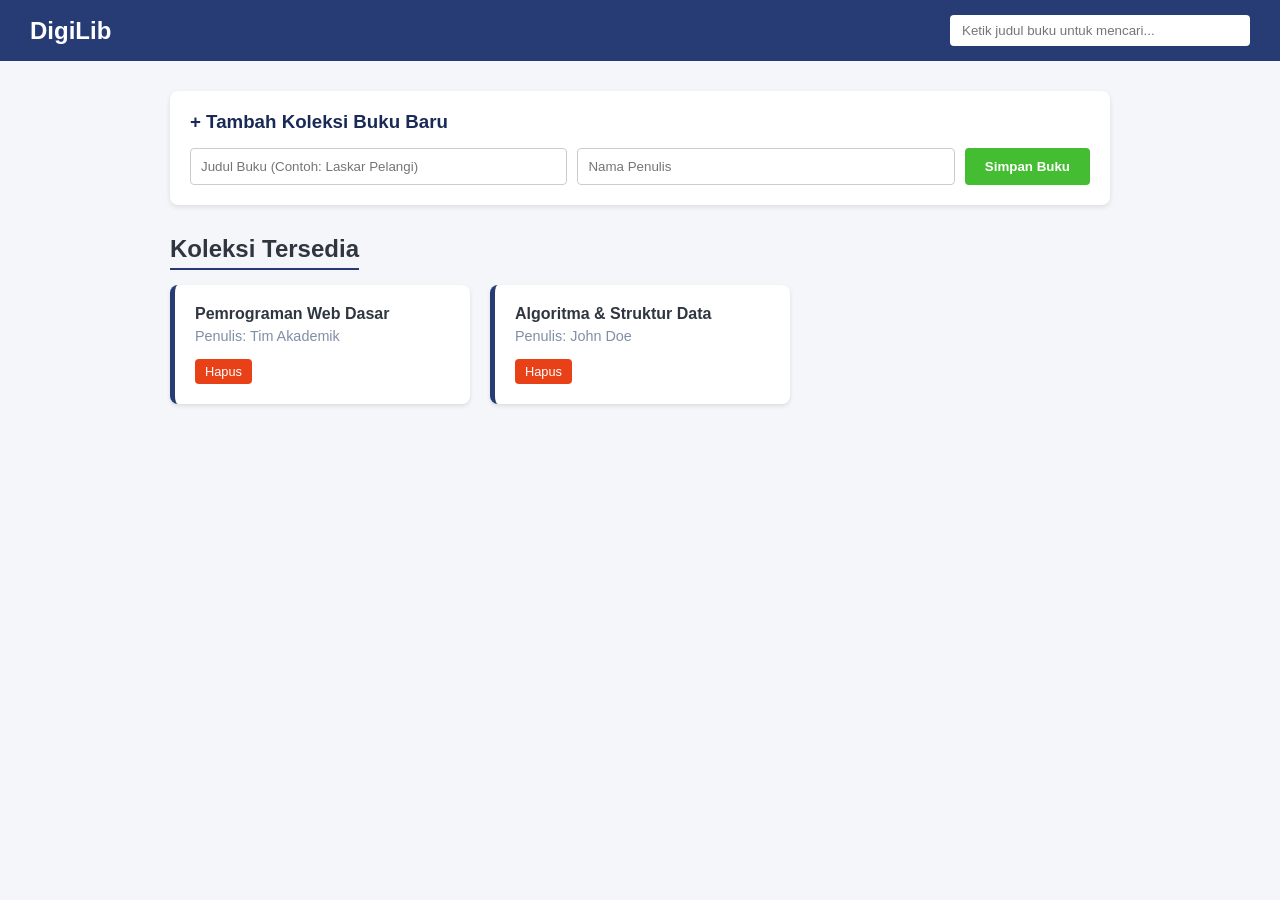
<file: Web Profile/Digilab/index.html>
<!DOCTYPE html>
<html lang="id">
<head>
    <meta charset="UTF-8">
    <meta name="viewport" content="width=device-width, initial-scale=1.0">
    <title>DigiLib - Perpustakaan Digital</title>
    <!-- Memanggil berkas CSS Eksternal -->
    <link rel="stylesheet" href="style.css">
    <!-- Memanggil Pustaka jQuery dari CDN -->
    <script src="https://code.jquery.com/jquery-3.7.1.min.js"></script>
</head>
<body>

    <header>
        <div class="logo">DigiLib</div>
        <input type="text" id="cari-buku" placeholder="Ketik judul buku untuk mencari...">
    </header>

    <main>
        <!-- Seksi Formulir Penambahan Buku -->
        <section class="panel-admin">
            <h3>+ Tambah Koleksi Buku Baru</h3>
            <form id="form-tambah-buku">
                <input type="text" id="input-judul" placeholder="Judul Buku (Contoh: Laskar Pelangi)" required>
                <input type="text" id="input-penulis" placeholder="Nama Penulis" required>
                <button type="submit">Simpan Buku</button>
            </form>
            <div id="pesan-notifikasi"></div>
        </section>

        <!-- Seksi Galeri Buku -->
        <section class="koleksi">
            <h2>Koleksi Tersedia</h2>
            <div id="rak-buku" class="grid-buku">
                <!-- Data buku bawaan (statis) -->
                <div class="kartu-buku">
                    <h4 class="judul-buku">Pemrograman Web Dasar</h4>
                    <p class="penulis-buku">Penulis: Tim Akademik</p>
                    <button class="hapus-buku">Hapus</button>
                </div>
                <div class="kartu-buku">
                    <h4 class="judul-buku">Algoritma &amp; Struktur Data</h4>
                    <p class="penulis-buku">Penulis: John Doe</p>
                    <button class="hapus-buku">Hapus</button>
                </div>
            </div>
        </section>
    </main>

    <!-- Memanggil berkas Skrip JS Eksternal -->
    <script src="script.js"></script>
</body>
</html>
</file>
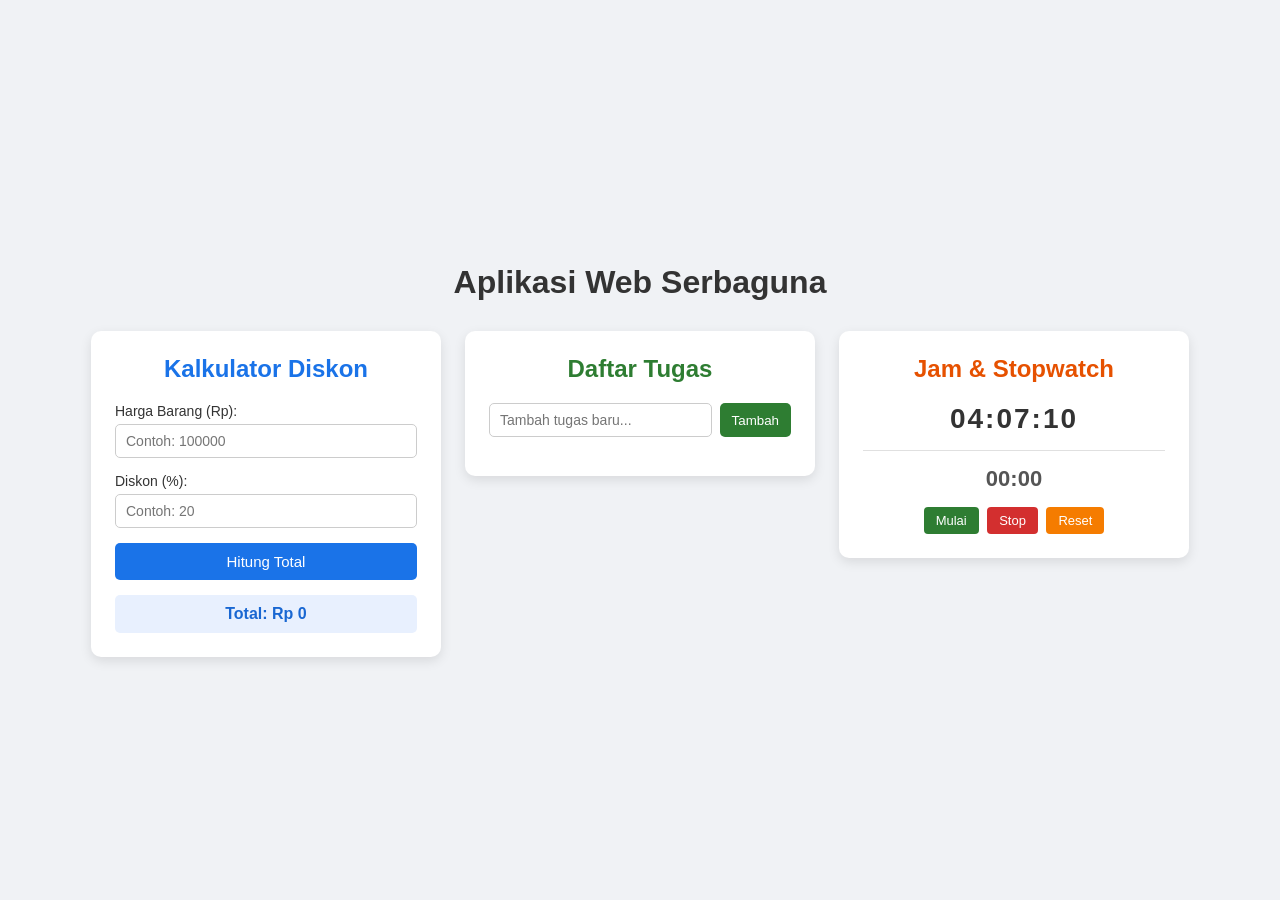
<file: Web Profile/exams/index.html>
<!DOCTYPE html>
<html lang="id">
<head>
  <meta charset="UTF-8">
  <meta name="viewport" content="width=device-width, initial-scale=1.0">
  <title>Aplikasi Serbaguna</title>
  <link rel="stylesheet" href="style.css">
</head>
<body>

  <main class="container">
    <header class="main-header">
      <h1>Aplikasi Web Serbaguna</h1>
    </header>

    <div class="sections-wrapper">
      <!-- Section 1: Kalkulator Diskon -->
      <section class="card card-kalkulator">
        <h2>Kalkulator Diskon</h2>
        <div class="form-group">
          <label for="harga">Harga Barang (Rp):</label>
          <input type="number" id="harga" placeholder="Contoh: 100000">
        </div>
        <div class="form-group">
          <label for="diskon">Diskon (%):</label>
          <input type="number" id="diskon" placeholder="Contoh: 20">
        </div>
        <button class="btn-hitung" onclick="hitungDiskon()">Hitung Total</button>
        <div class="hasil-kalkulator" id="hasilKalkulator">Total: Rp 0</div>
      </section>

      <!-- Section 2: Daftar Tugas -->
      <section class="card card-todo">
        <h2>Daftar Tugas</h2>
        <div class="todo-input-group">
          <input type="text" id="inputTugas" placeholder="Tambah tugas baru...">
          <button class="btn-tambah" onclick="tambahTugas()">Tambah</button>
        </div>
        <ul class="list-tugas" id="daftarTugas"></ul>
      </section>

      <!-- Section 3: Jam & Stopwatch -->
      <section class="card card-timer">
        <h2>Jam & Stopwatch</h2>
        <div class="jam-digital" id="jamDigital">00:00:00</div>
        
        <hr class="garis-pemisah">

        <div class="stopwatch-display" id="displayStopwatch">00:00</div>
        <div class="kontrol-stopwatch">
          <button class="btn-start" onclick="mulaiStopwatch()">Mulai</button>
          <button class="btn-stop" onclick="berhentiStopwatch()">Stop</button>
          <button class="btn-reset" onclick="resetStopwatch()">Reset</button>
        </div>
      </section>
    </div>
  </main>

  <script src="script.js"></script>
</body>
</html>
</file>
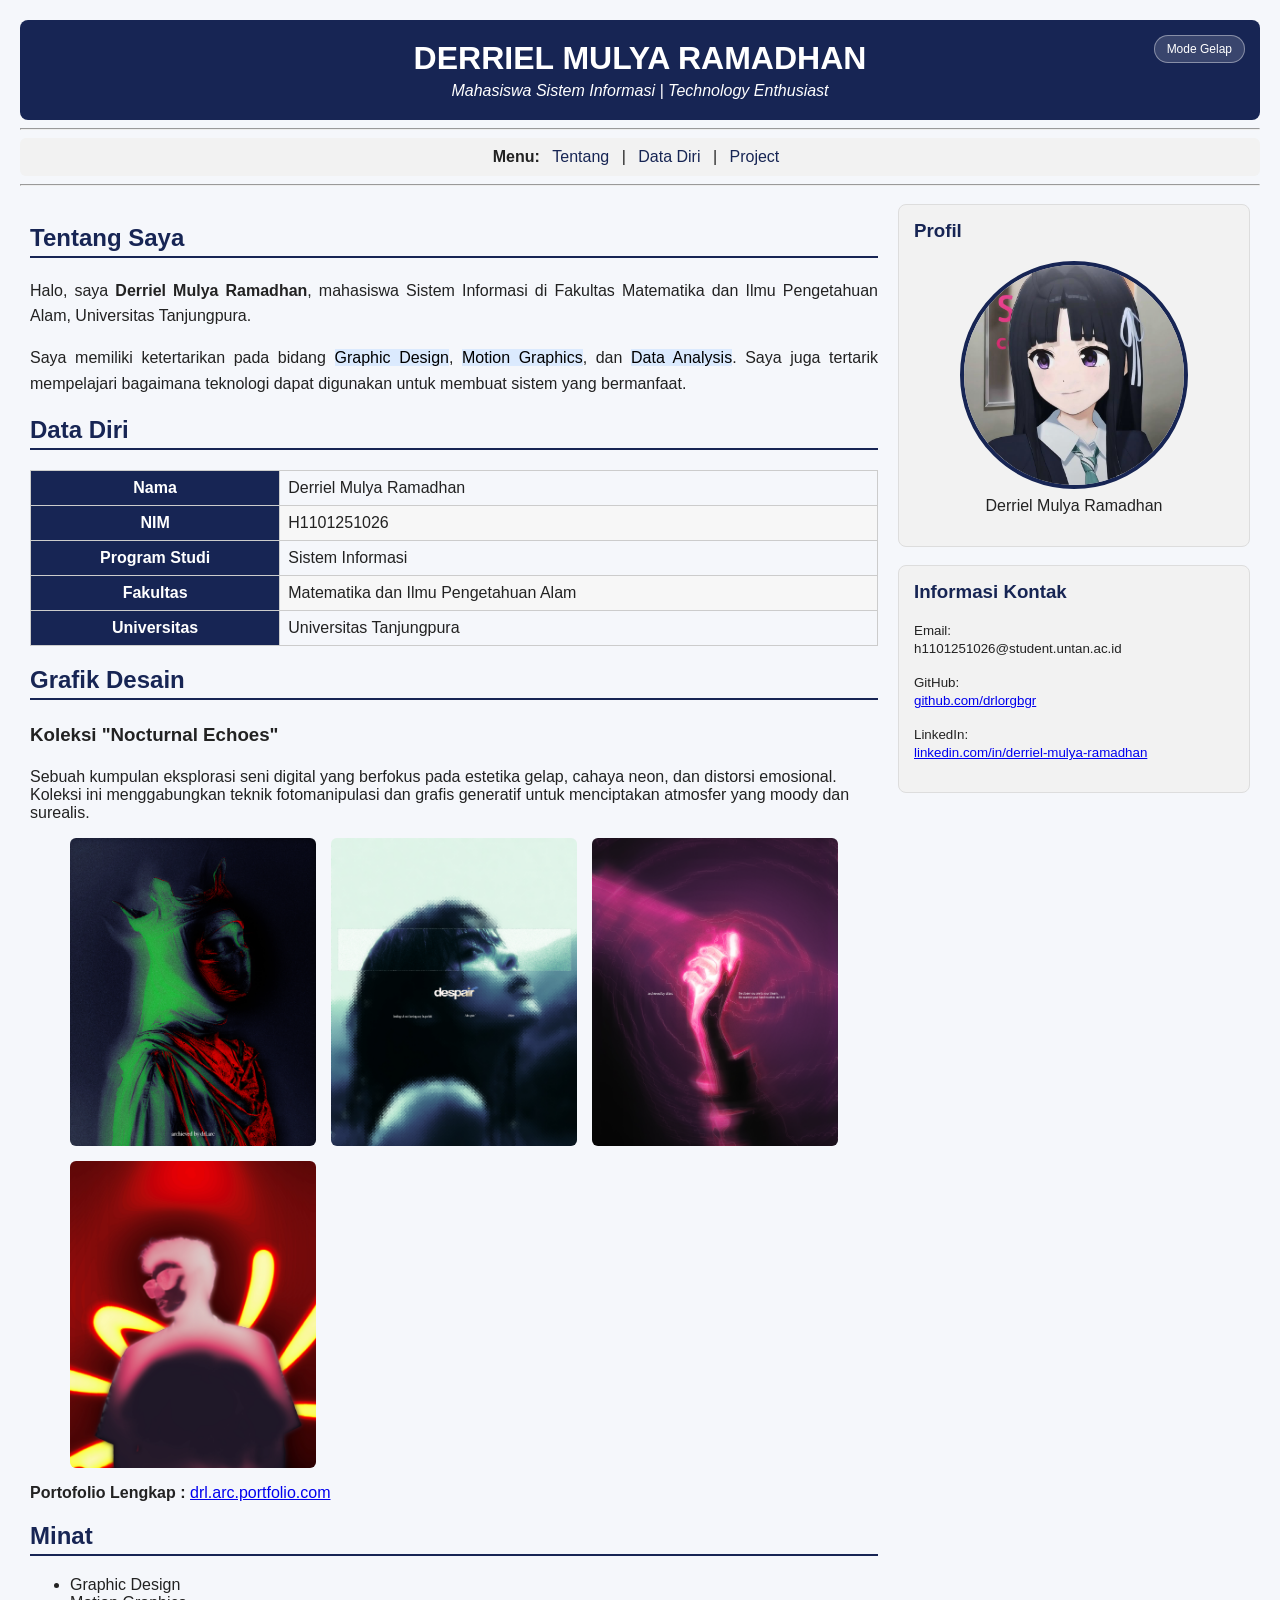
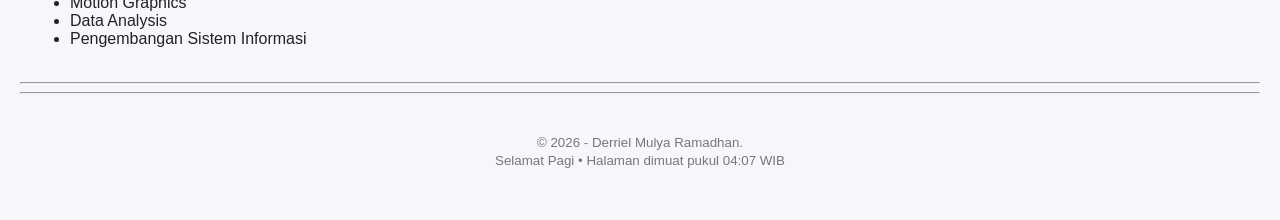
<file: webprofile.html>
<!DOCTYPE html>
<html lang="id">
<head>
    <meta charset="UTF-8">
    <title>Profil Derriel Mulya Ramadhan</title>

    <style>
        body {
            font-family: Arial, sans-serif;
            margin: 20px;
            color: #222222;
            background-color: #f5f7fb;
            transition: background-color 0.3s ease, color 0.3s ease;
        }

        body.mode-gelap {
            background-color: #0f172a;
            color: #e2e8f0;
        }
        body.mode-gelap .kotak-info {
            background-color: #1e293b;
            border-color: #334155;
            color: #e2e8f0;
        }
        body.mode-gelap .kotak-info h3 {
            color: #93c5fd;
        }
        body.mode-gelap nav {
            background-color: #1e293b;
        }
        body.mode-gelap nav a {
            color: #93c5fd;
        }
        body.mode-gelap .tabel-data th {
            background-color: #1e3a8a;
        }
        body.mode-gelap .tabel-data td {
            background-color: #0f172a;
            color: #e2e8f0;
            border-color: #334155;
        }
        body.mode-gelap .judul-bagian {
            color: #93c5fd;
            border-bottom-color: #93c5fd;
        }

        header {
            background-color: #172554;
            color: white;
            padding: 20px;
            border-radius: 8px;
            text-align: center;
            position: relative;
        }

        header h1 {
            margin: 0;
        }

        header p {
            margin: 5px 0 0 0;
        }

        /* Tombol tema kecil di dalam header */
        .btn-tema {
            position: absolute;
            top: 15px;
            right: 15px;
            background: rgba(255, 255, 255, 0.15);
            color: white;
            border: 1px solid rgba(255, 255, 255, 0.4);
            border-radius: 20px;
            padding: 6px 12px;
            cursor: pointer;
            font-size: 12px;
        }
        .btn-tema:hover {
            background: rgba(255, 255, 255, 0.25);
        }

        nav {
            background-color: #f2f2f2;
            padding: 10px;
            text-align: center;
            border-radius: 6px;
        }

        nav a {
            color: #172554;
            text-decoration: none;
            margin: 0 8px;
        }

        .judul-bagian {
            color: #172554;
            border-bottom: 2px solid #172554;
            padding-bottom: 4px;
        }

        .teks-rapi {
            text-align: justify;
            line-height: 1.6;
        }

        .highlight {
            background-color: #DBEAFE;
        }

        .tabel-layout {
            width: 100%;
            border-collapse: collapse;
        }

        .kolom-utama {
            width: 70%;
            vertical-align: top;
            padding: 10px;
        }

        .kolom-samping {
            width: 30%;
            vertical-align: top;
            padding: 10px;
        }

        .kotak-info {
            background-color: #f2f2f2;
            padding: 15px;
            border-radius: 8px;
            border: 1px solid #dddddd;
        }

        .kotak-info h3 {
            margin-top: 0;
            color: #172554;
        }

        .tabel-data {
            width: 100%;
            border-collapse: collapse;
            border: 1px solid #cccccc;
        }

        .tabel-data th,
        .tabel-data td {
            padding: 8px;
            border: 1px solid #cccccc;
        }

        .tabel-data th {
            background-color: #172554;
            color: white;
        }

        .baris-selang {
            background-color: #f7f7f7;
        }

        .foto-profil {
            width: 220px;
            height: 220px;
            border: 4px solid #172554;
            border-radius: 50%;
        }

        .foto-profil-container {
            flex-direction: column;
            display: flex;
            align-items: center;
        }

        .gallery {
            display: grid;
            justify-content: center;
            grid-template-columns: repeat(auto-fit, minmax(200px, 1fr));
            gap: 15px;
        }

        .gallery img {
            cursor: pointer;
            transition: transform 0.2s ease;
            border-radius: 6px;
        }
        .gallery img:hover {
            transform: scale(1.03);
        }

        footer {
            text-align: center;
            padding: 15px;
            color: #777777;
        }
    </style>
</head>

<body>

    <!-- ================= HEADER ================= -->
    <header>
        <button id="tombol-tema" class="btn-tema" type="button">Mode Gelap</button>
        <h1>DERRIEL MULYA RAMADHAN</h1>
        <p><em>Mahasiswa Sistem Informasi | Technology Enthusiast</em></p>
    </header>

    <hr>

    <!-- ================= MENU NAVIGASI ================= -->
    <nav>
        <b>Menu:</b>
        <a href="#tentang">Tentang</a> |
        <a href="#data">Data Diri</a> |
        <a href="#project">Project</a>
    </nav>

    <hr>

    <!-- ================= ISI UTAMA ================= -->
    <main>
        <table class="tabel-layout">
            <tr>
                <!-- Kolom utama -->
                <td class="kolom-utama">

                    <!-- ================= TENTANG ================= -->
                    <section id="tentang">
                        <h2 class="judul-bagian">Tentang Saya</h2>

                        <p class="teks-rapi">
                            Halo, saya <b>Derriel Mulya Ramadhan</b>, mahasiswa
                            Sistem Informasi di Fakultas Matematika dan
                            Ilmu Pengetahuan Alam, Universitas Tanjungpura.
                        </p>

                        <p class="teks-rapi">
                            Saya memiliki ketertarikan pada bidang
                            <mark class="highlight">Graphic Design</mark>,
                            <mark class="highlight">Motion Graphics</mark>,
                            dan <mark class="highlight">Data Analysis</mark>.
                            Saya juga tertarik mempelajari bagaimana teknologi
                            dapat digunakan untuk membuat sistem yang bermanfaat.
                        </p>
                    </section>

                    <!-- ================= DATA DIRI ================= -->
                    <section id="data">
                        <h2 class="judul-bagian">Data Diri</h2>

                        <table class="tabel-data">
                            <tr>
                                <th>Nama</th>
                                <td>Derriel Mulya Ramadhan</td>
                            </tr>
                            <tr class="baris-selang">
                                <th>NIM</th>
                                <td>H1101251026</td>
                            </tr>
                            <tr>
                                <th>Program Studi</th>
                                <td>Sistem Informasi</td>
                            </tr>
                            <tr class="baris-selang">
                                <th>Fakultas</th>
                                <td>Matematika dan Ilmu Pengetahuan Alam</td>
                            </tr>
                            <tr>
                                <th>Universitas</th>
                                <td>Universitas Tanjungpura</td>
                            </tr>
                        </table>
                    </section>

                    <!-- ================= PROJECT ================= -->
                    <section id="project">
                        <h2 class="judul-bagian">Grafik Desain</h2>

                        <h3 class="teks-rapi">Koleksi "Nocturnal Echoes"</h3>

                        <p>
                            Sebuah kumpulan eksplorasi seni digital yang berfokus pada estetika gelap, cahaya neon, 
                            dan distorsi emosional. Koleksi ini menggabungkan teknik fotomanipulasi dan grafis 
                            generatif untuk menciptakan atmosfer yang moody dan surealis.
                        </p>

                        <figure class="gallery">
                            <img src="foto/Ethereal copy.jpg" style="width: 100%;" alt="Ethereal - Nocturnal Echoes" />
                            <img src="foto/glasseffect copy.jpg" style="width: 100%;" alt="Glass Effect - Nocturnal Echoes" />
                            <img src="foto/warm copy.jpg" style="width: 100%;" alt="Warmth - Nocturnal Echoes" />
                            <img src="foto/gabut.jpg" style="width: 100%;" alt="Abstract Work - Nocturnal Echoes" />
                        </figure>

                        <p>
                            <b>Portofolio Lengkap :</b>
                            <a href="https://drl.arc.portfolio.com" target="_blank">
                                drl.arc.portfolio.com
                            </a>
                        </p>
                    </section>

                    <!-- ================= MINAT ================= -->
                    <section>
                        <h2 class="judul-bagian">Minat</h2>

                        <ul id="daftar-minat">
                            <li>Graphic Design</li>
                            <li>Motion Graphics</li>
                            <li>Data Analysis</li>
                            <li>Pengembangan Sistem Informasi</li>
                        </ul>
                    </section>

                </td>

                <!-- Kolom samping -->
                <td class="kolom-samping">

                    <!-- ================= FOTO ================= -->
                    <aside class="kotak-info">
                        <h3>Profil</h3>

                        <figure class="foto-profil-container">
                            <img src="foto/sakura.jpg" 
                                 alt="Foto profil "
                                 class="foto-profil">

                            <figcaption style="text-align: center; margin-top: 8px;">
                                Derriel Mulya Ramadhan
                            </figcaption>
                        </figure>
                    </aside>

                    <br>

                    <!-- ================= INFORMASI KONTAK ================= -->
                    <aside class="kotak-info">
                        <h3>Informasi Kontak</h3>

                        <p>
                            <small>
                                Email:<br>
                                h1101251026@student.untan.ac.id
                            </small>
                        </p>

                        <p>
                            <small>
                                GitHub:<br>
                                <a href="https://github.com/drlorgbgr" target="_blank">
                                    github.com/drlorgbgr
                                </a>
                            </small>
                        </p>

                        <p>
                            <small>
                                LinkedIn:<br>
                                <a href="https://www.linkedin.com/in/derriel-mulya-ramadhan/" target="_blank">
                                    linkedin.com/in/derriel-mulya-ramadhan
                                </a>
                            </small>
                        </p>
                    </aside>

                </td>
            </tr>
        </table>

        <hr>
    </main>

    <hr>

    <!-- ================= FOOTER ================= -->
    <footer>
        <p>
            <small>
                &copy; 2026 - Derriel Mulya Ramadhan.
                <br>
                <!-- Target DOM JavaScript -->
                <span id="pesan-salam"></span> &bull; <span id="info-waktu"></span>
            </small>
        </p>
    </footer>

    <!-- Berkas JS Eksternal diletakkan tepat sebelum penutup body -->
    <script src="script.js"></script>
</body>
</html>
</file>
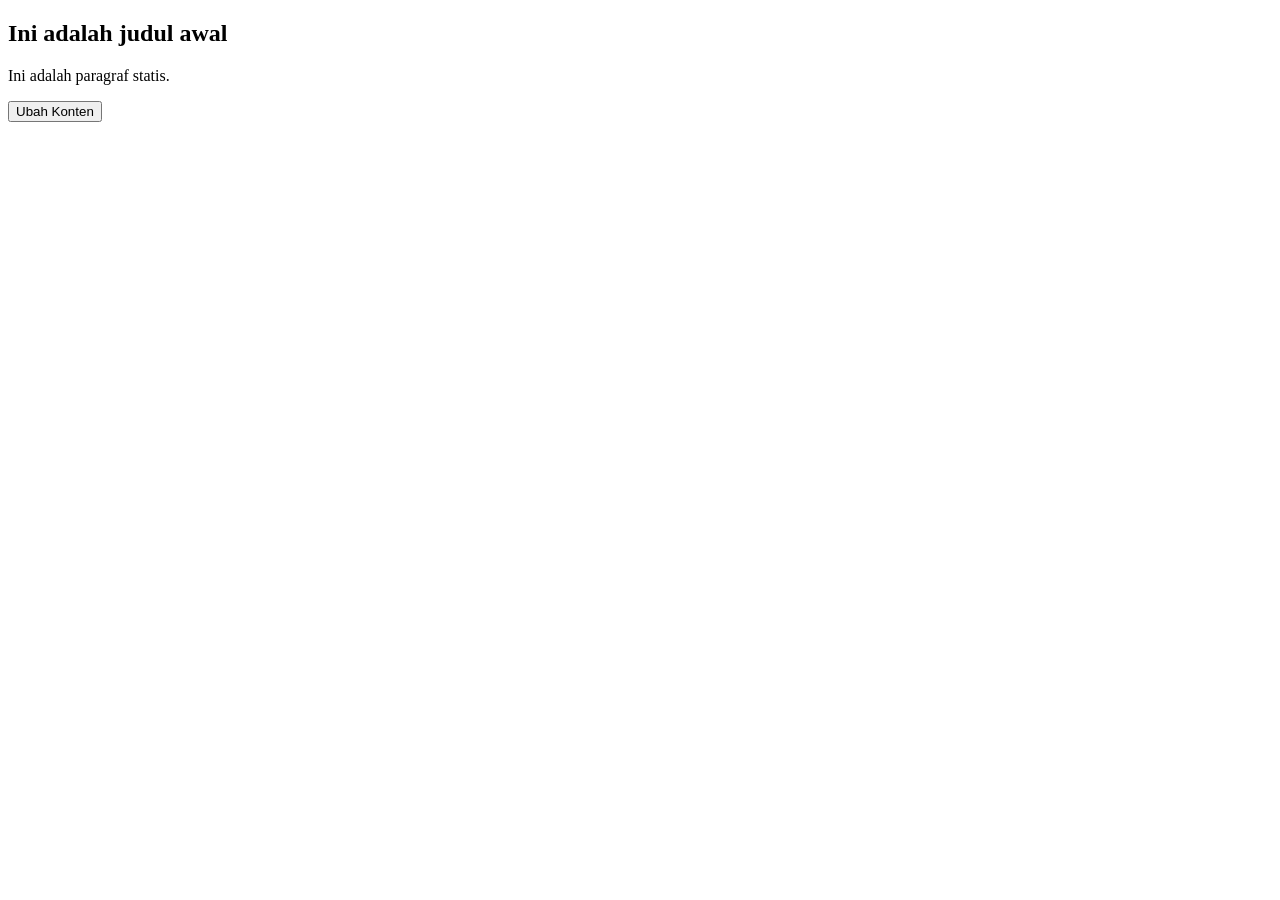
<file: Web Profile/jquery/jquery.html>
<!DOCTYPE html>
<html lang="id">
<head>
    <meta charset="UTF-8">
    <meta name="viewport" content="width=device-width, initial-scale=1.0">
    <title>Praktikum jQuery 1</title>
    <!-- Memuat pustaka jQuery dari CDN Google -->
    <script src="https://code.jquery.com/jquery-3.7.1.min.js"></script>
</head>
<body>

    <h2 id="judul-halaman">Ini adalah judul awal</h2>
    <p class="paragraf-teks">Ini adalah paragraf statis.</p>
    <button id="tombol-ubah">Ubah Konten</button>

    <script>
        // Memastikan seluruh struktur HTML (DOM) dimuat sepenuhnya
        $(document).ready(function() {
            // Menggunakan .on("click", ...) sebagai pengganti .click()
            $("#tombol-ubah").click (function() {
                // Mengubah teks biasa
                $("#judul-halaman").text("Judul Telah Diubah oleh jQuery!");
                
                // Mengubah konten dengan tag HTML
                $(".paragraf-teks").html("Teks ini ditebalkan menggunakan <b>tag HTML baru</b>.");
            });
        });
    </script>
</body>
</html>
</file>
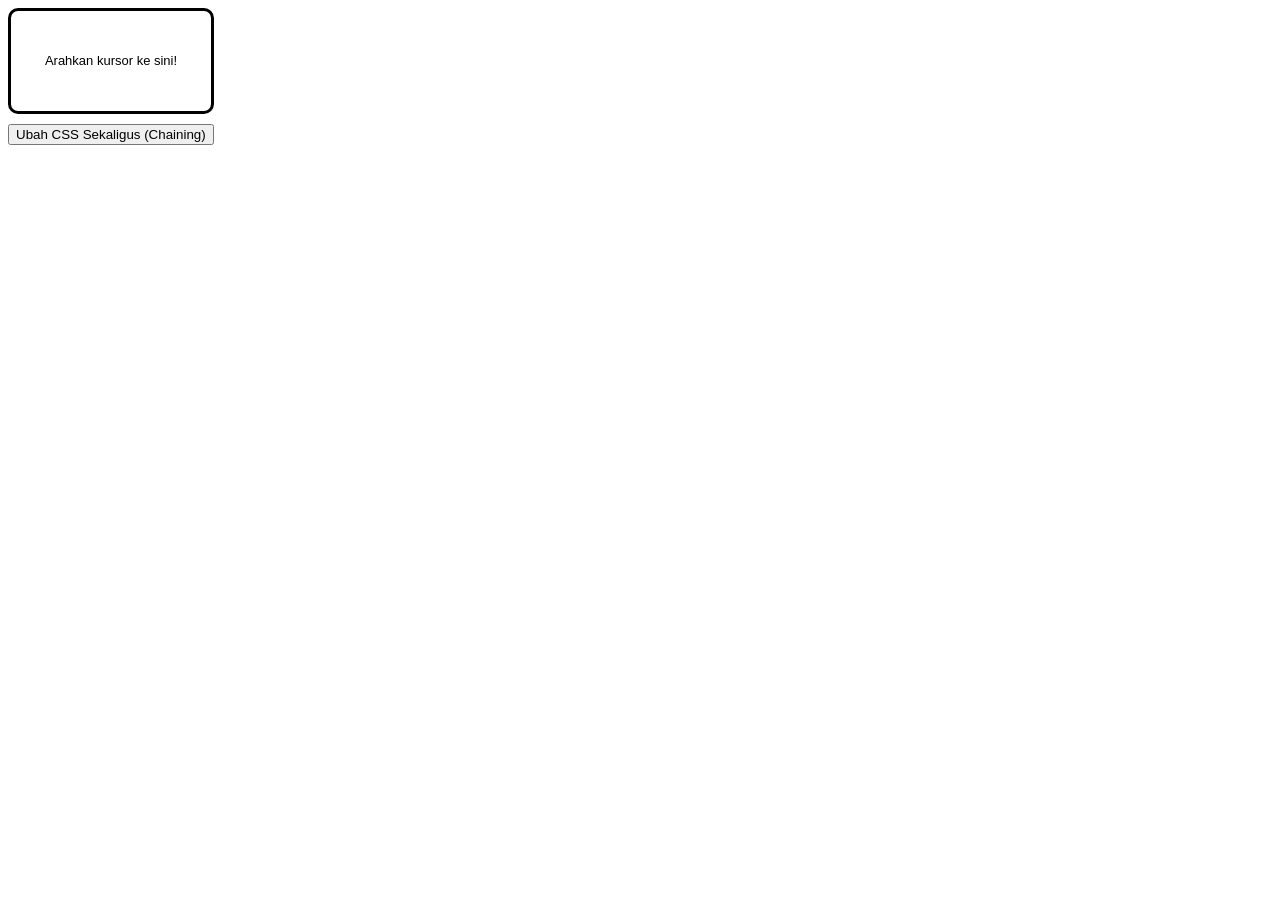
<file: Web Profile/jquery/jquery2.html>
<!DOCTYPE html>
<html lang="id">
<head>
    <meta charset="UTF-8">
    <meta name="viewport" content="width=device-width, initial-scale=1.0">
    <title>Praktikum jQuery 2</title>
    <style>
        .kotak {
            font-family: "Poppins", sans-serif;
            font-size: 13px;
            width: 200px; 
            height: 100px;
            background-color: rgb(255, 255, 255);
            border: 3px solid rgb(0, 0, 0);
            border-radius: 10px;
            text-align: center; 
            line-height: 100px;
            margin-bottom: 10px; 
            transition: all 0.3s;
        }
        .sorot {
            font-family: "Poppins", sans-serif;
            color: rgb(255, 255, 255);
            border: 3px dashed rgb(0, 4, 255);
            border-radius: 20px;
            background-color: rgb(0, 0, 0);
            font-weight: bold;
        }
    </style>
    <script src="https://code.jquery.com/jquery-3.7.1.min.js"></script>
</head>
<body>

    <div id="kotak-target" class="kotak">Arahkan kursor ke sini!</div>
    <button id="tombol-gaya">Ubah CSS Sekaligus (Chaining)</button>

    <script>
        $(document).ready(function() {
            // 1. Event Hover: Menerima 2 fungsi (kursor masuk & kursor keluar)
            $("#kotak-target").hover(
                function() { // Mouse Enter
                    $(this).addClass("sorot");
                },
                function() { // Mouse Leave
                    $(this).removeClass("sorot");
                }
            );

            // 2. Mengubah CSS sekaligus menggunakan objek JavaScript & .on()
            $("#tombol-gaya").click(function() {
                $("#kotak-target").css({
                    "font-family": "Poppins, sans-serif",
                    "font-size": "13px",
                    "background-color": "lightblue",
                    "color": "black",
                    "border-radius": "20px"
                });
            });
        });
    </script>
</body>
</html>
</file>
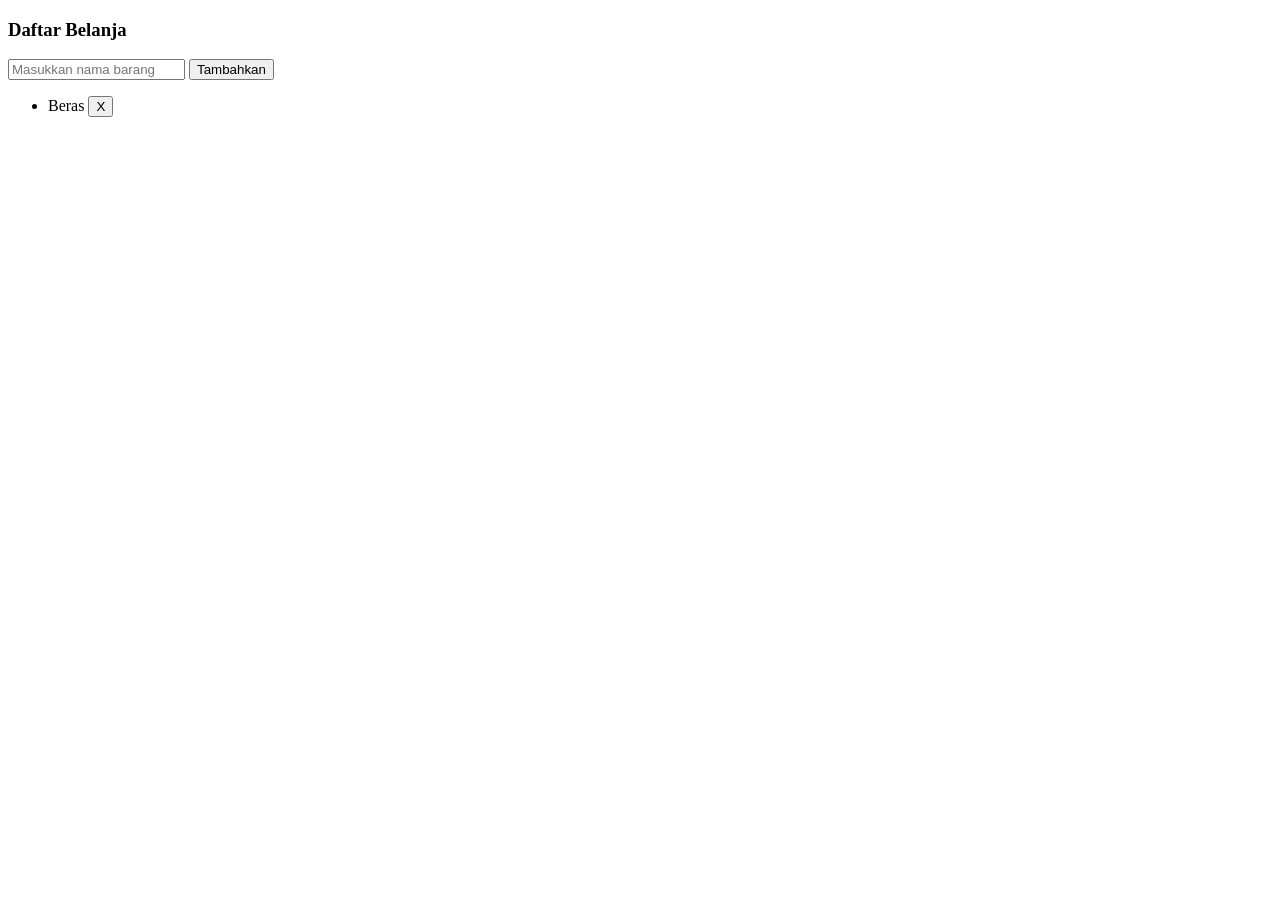
<file: Web Profile/jquery/jquery4.html>
<!DOCTYPE html>
<html lang="id">
<head>
    <meta charset="UTF-8">
    <meta name="viewport" content="width=device-width, initial-scale=1.0">
    <title>Praktikum jQuery 4</title>
    <script src="https://code.jquery.com/jquery-3.7.1.min.js"></script>
</head>
<body>

    <h3>Daftar Belanja</h3>
    <input type="text" id="input-barang" placeholder="Masukkan nama barang">
    <button id="tambah-barang">Tambahkan</button>

    <ul id="daftar-belanja">
        <li>Beras <button class="hapus">X</button></li>
    </ul>

    <script>
        $(document).ready(function() {
            // 1. Menambahkan Elemen Baru (Append)
            $("#tambah-barang").click(function() {
                // Mengambil nilai teks dan menghapus spasi ekstra di awal/akhir
                let namaBarang = $("#input-barang").val().trim();

                // Memastikan input tidak kosong
                if (namaBarang !== "") {
                    // Menyisipkan elemen HTML baru di akhir list
                    $("#daftar-belanja").append("<li>" + namaBarang + " <button class='hapus'>X</button></li>");
                    // Mengosongkan kolom input
                    $("#input-barang").val("");
                }
            });

            // 2. Delegasi Peristiwa (Event Delegation)
            // Menempelkan event listener pada induk (<ul>) untuk menangani tombol .hapus yang baru dibuat
            $("#daftar-belanja").on("click", ".hapus", function() {
                $(this).parent().remove();
            });
        });
    </script>
</body>
</html>
</file>
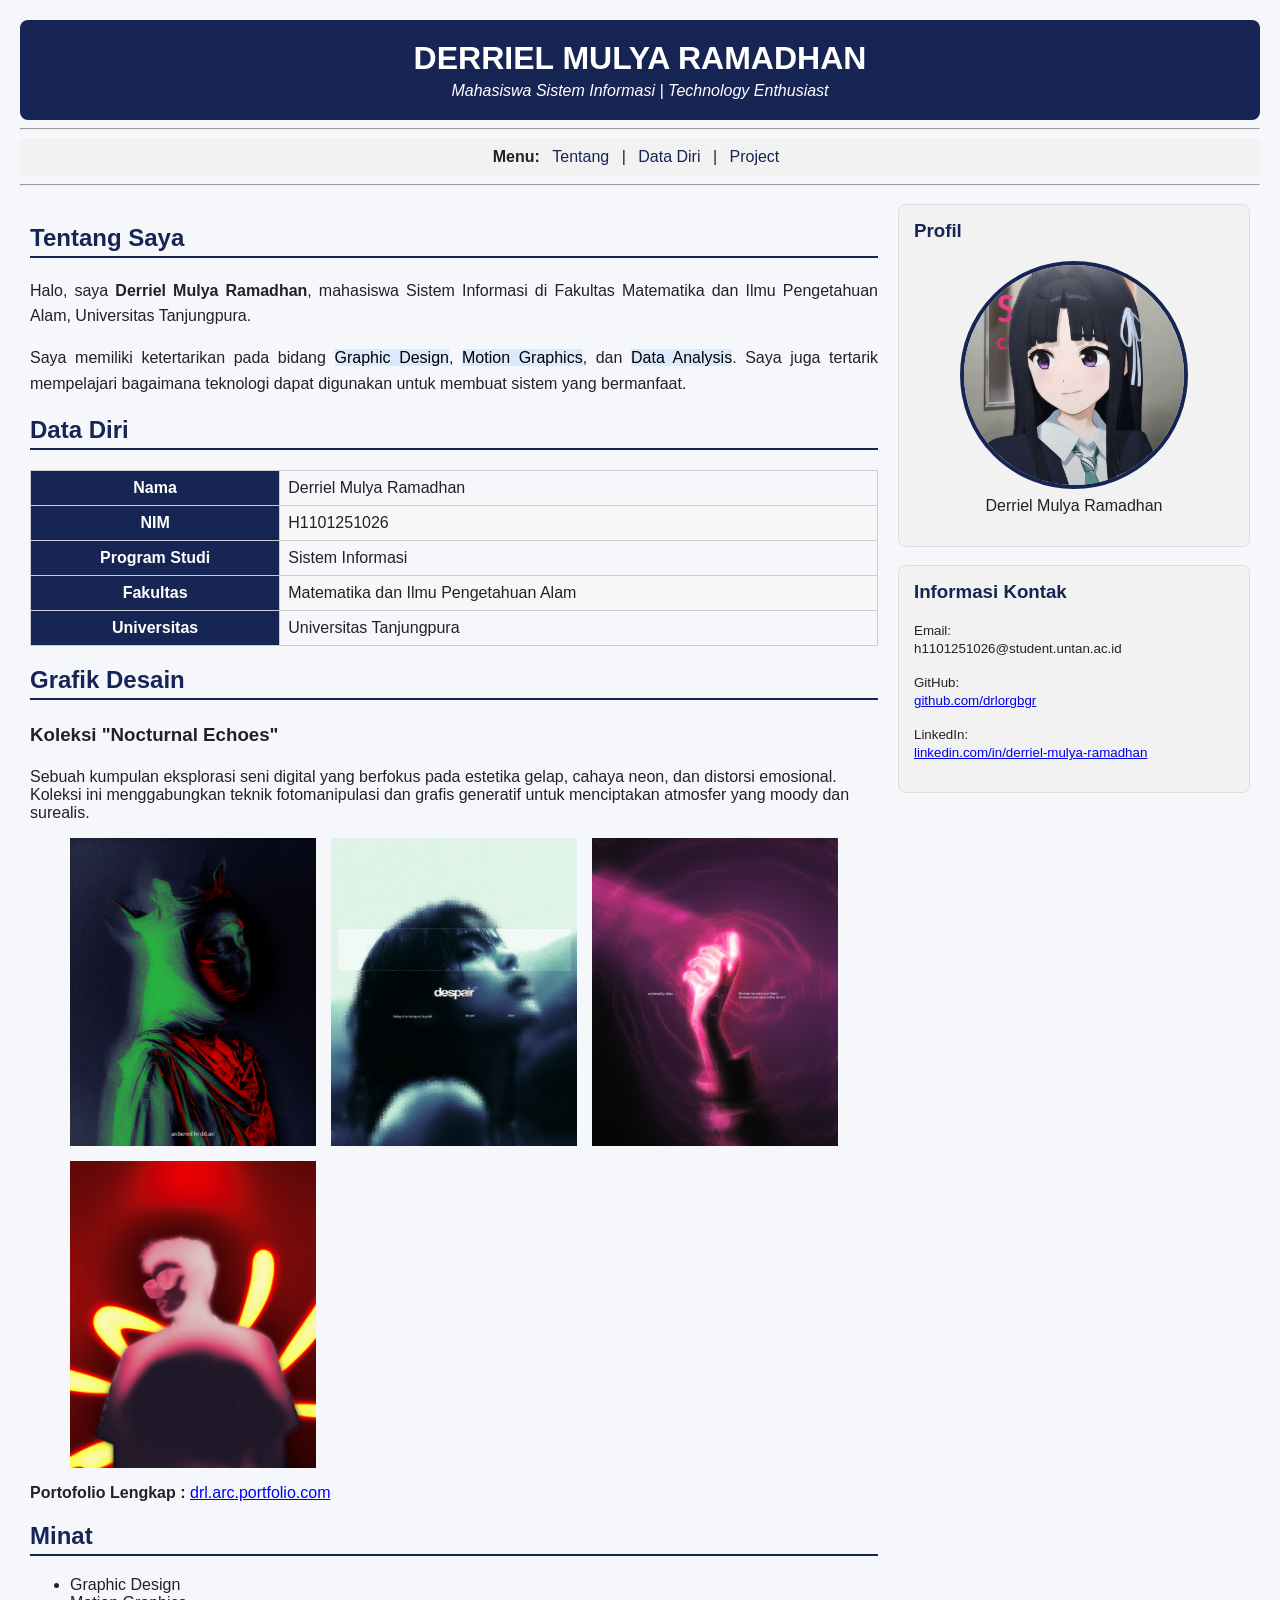
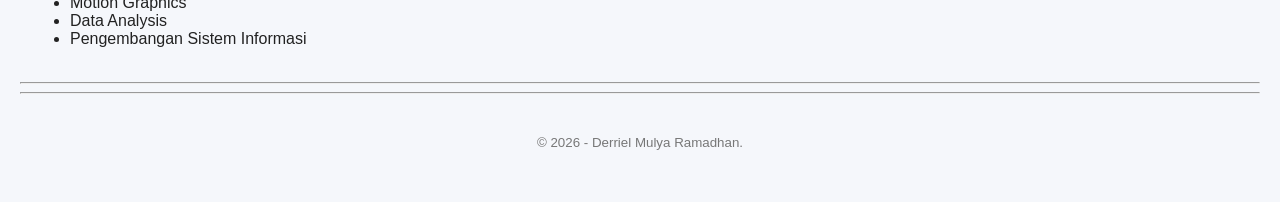
<file: Web Profile/webprofile/webprofile.html>
<!DOCTYPE html>
<html lang="id">
<head>
    <meta charset="UTF-8">
    <title>Profil Derriel Mulya Ramadhan</title>

    <style>
      

        body {
            font-family: Arial, sans-serif;
            margin: 20px;
            color: #222222;
            background-color: #f5f7fb;
        }

        header {
            background-color: #172554;
            color: white;
            padding: 20px;
            border-radius: 8px;
            text-align: center;
        }

        header h1 {
            margin: 0;
        }

        header p {
            margin: 5px 0 0 0;
        }

        nav {
            background-color: #f2f2f2;
            padding: 10px;
            text-align: center;
            border-radius: 6px;
        }

        nav a {
            color: #172554;
            text-decoration: none;
            margin: 0 8px;
        }

        .judul-bagian {
            color: #172554;
            border-bottom: 2px solid #172554;
            padding-bottom: 4px;
        }

        .teks-rapi {
            text-align: justify;
            line-height: 1.6;
        }

        .highlight {
            background-color: #DBEAFE;
        }

        .tabel-layout {
            width: 100%;
            border-collapse: collapse;
        }

        .kolom-utama {
            width: 70%;
            vertical-align: top;
            padding: 10px;
        }

        .kolom-samping {
            width: 30%;
            vertical-align: top;
            padding: 10px;
        }

        .kotak-info {
            background-color: #f2f2f2;
            padding: 15px;
            border-radius: 8px;
            border: 1px solid #dddddd;
        }

        .kotak-info h3 {
            margin-top: 0;
            color: #172554;
        }

        .tabel-data {
            width: 100%;
            border-collapse: collapse;
            border: 1px solid #cccccc;
        }

        .tabel-data th,
        .tabel-data td {
            padding: 8px;
            border: 1px solid #cccccc;
        }

        .tabel-data th {
            background-color: #172554;
            color: white;
        }

        .baris-selang {
            background-color: #f7f7f7;
        }

        .foto-profil {
            width: 220px;
            height: 220px;
            border: 4px solid #172554;
            border-radius: 50%;
        }

        .foto-profil-container {
            flex-direction: column;
            display: flex;
            align-items: center;
        }

        .gallery {
            display: grid;
            justify-content: center;
            grid-template-columns: repeat(auto-fit, minmax(200px, 1fr));
            gap: 15px;
        }

        footer {
            text-align: center;
            padding: 15px;
            color: #777777;
        }
    </style>
</head>

<body>

    <!-- ================= HEADER ================= -->
    <header>
        <h1>DERRIEL MULYA RAMADHAN</h1>
        <p><em>Mahasiswa Sistem Informasi | Technology Enthusiast</em></p>
    </header>

    <hr>

    <!-- ================= MENU NAVIGASI ================= -->
    <nav>
        <b>Menu:</b>
        <a href="#tentang">Tentang</a> |
        <a href="#data">Data Diri</a> |
        <a href="#project">Project</a>
    </nav>

    <hr>

    <!-- ================= ISI UTAMA ================= -->
    <main>

        <!-- Layout dua kolom menggunakan tabel -->
        <table class="tabel-layout">
            <tr>

                <!-- Kolom utama -->
                <td class="kolom-utama">

                    <!-- ================= TENTANG ================= -->
                    <section id="tentang">
                        <h2 class="judul-bagian">Tentang Saya</h2>

                        <p class="teks-rapi">
                            Halo, saya <b>Derriel Mulya Ramadhan</b>, mahasiswa
                            Sistem Informasi di Fakultas Matematika dan
                            Ilmu Pengetahuan Alam, Universitas Tanjungpura.
                        </p>

                        <p class="teks-rapi">
                            Saya memiliki ketertarikan pada bidang
                            <mark class="highlight">Graphic Design</mark>,
                            <mark class="highlight">Motion Graphics</mark>,
                            dan <mark class="highlight">Data Analysis</mark>.
                            Saya juga tertarik mempelajari bagaimana teknologi
                            dapat digunakan untuk membuat sistem yang bermanfaat.
                        </p>

                    
                    </section>

                    <!-- ================= DATA DIRI ================= -->
                    <section id="data">
                        <h2 class="judul-bagian">Data Diri</h2>

                        <table class="tabel-data">
                            <tr>
                                <th>Nama</th>
                                <td>Derriel Mulya Ramadhan</td>
                            </tr>

                            <tr class="baris-selang">
                                <th>NIM</th>
                                <td>H1101251026</td>
                            </tr>

                            <tr>
                                <th>Program Studi</th>
                                <td>Sistem Informasi</td>
                            </tr>

                            <tr class="baris-selang">
                                <th>Fakultas</th>
                                <td>Matematika dan Ilmu Pengetahuan Alam</td>
                            </tr>

                            <tr>
                                <th>Universitas</th>
                                <td>Universitas Tanjungpura</td>
                            </tr>
                        </table>
                    </section>
                    <section id="project">
                        <h2 class="judul-bagian">Grafik Desain</h2>

                        <h3 class="teks-rapi">Koleksi "Nocturnal Echoes"</h3>

                        <p>
                            Sebuah kumpulan eksplorasi seni digital yang berfokus pada estetika gelap, cahaya neon, 
                            dan distorsi emosional. Koleksi ini menggabungkan teknik fotomanipulasi dan grafis 
                            generatif untuk menciptakan atmosfer yang moody dan surealis.
                        </p>

                        <figure class="gallery">
                            <img src="foto/Ethereal copy.jpg" style="width: 100%;" alt="Karya 1" />
                            <img src="foto/glasseffect copy.jpg" style="width: 100%;" alt="Karya 2" />
                            <img src="foto/warm copy.jpg" style="width: 100%;" alt="Karya 3" />
                            <img src="foto/gabut.jpg" style="width: 100%;" alt="Karya 4"  />
                        </figure>

                        <p>
                            <b>Portofolio Lengkap :</b>
                            <a href="https://drl.arc.portfolio.com" target="_blank">
                                drl.arc.portfolio.com
                            </a>
                        </p>
                    </section>
                    <!-- ================= MINAT ================= -->
                    <section>
                        <h2 class="judul-bagian">Minat</h2>

                        <ul>
                            <li>Graphic Design</li>
                            <li>Motion Graphics</li>
                            <li>Data Analysis</li>
                            <li>Pengembangan Sistem Informasi</li>
                        </ul>

                        
                    </section>

                </td>

                <!-- Kolom samping -->
                <td class="kolom-samping">

                    <!-- ================= FOTO ================= -->
                    <aside class="kotak-info">
                        <h3> Profil</h3>

                        <figure class="foto-profil-container">
                            <img src="foto/sakura.jpg" 
                                 alt="Foto profil "
                                 class="foto-profil">

                            <figcaption style="text-align: center; margin-top: 8px;">
                                Derriel Mulya Ramadhan
                            </figcaption>
                        </figure>
                    </aside>

                    <br>

                    <!-- ================= INFORMASI KONTAK ================= -->
                    <aside class="kotak-info">
                        <h3>Informasi Kontak</h3>

                        <p>
                            <small>
                                Email:<br>
                                h1101251026@student.untan.ac.id
                            </small>
                        </p>

                        <p>
                            <small>
                                GitHub:<br>
                                <a href="https://github.com/drlorgbgr"
                                   target="_blank">
                                    github.com/drlorgbgr
                                </a>
                            </small>
                        </p>

                        <p>
                            <small>
                                LinkedIn:<br>
                                <a href="https://www.linkedin.com/in/derriel-mulya-ramadhan/"
                                   target="_blank">
                                    linkedin.com/in/derriel-mulya-ramadhan
                                </a>
                            </small>
                        </p>
                    </aside>

                </td>
            </tr>
        </table>

        <hr>

        
    </main>

    <hr>

    <!-- ================= FOOTER ================= -->
    <footer>
        <p>
            <small>
                &copy; 2026 - Derriel Mulya Ramadhan.
                
            </small>
        </p>
    </footer>

</body>
</html>
</file>
<file: Web Profile/Digilab/style.css>
/* Reset CSS Dasar */
* {
    margin: 0;
    padding: 0;
    box-sizing: border-box;
    font-family: 'Segoe UI', Tahoma, Geneva, Verdana, sans-serif;
}

body {
    background-color: #f5f6fa;
    color: #2f3640;
}

/* Desain Header dengan Flexbox */
header {
    background-color: #273c75;
    color: white;
    padding: 15px 30px;
    display: flex;
    justify-content: space-between;
    align-items: center;
}

header .logo {
    font-size: 1.5rem;
    font-weight: bold;
}

header input {
    padding: 8px 12px;
    width: 300px;
    border-radius: 4px;
    border: none;
    outline: none;
}

/* Desain Konten Utama */
main {
    padding: 30px;
    max-width: 1000px;
    margin: 0 auto;
}

/* Desain Panel Tambah Buku */
.panel-admin {
    background: white;
    padding: 20px;
    border-radius: 8px;
    margin-bottom: 30px;
    box-shadow: 0 2px 5px rgba(0, 0, 0, 0.1);
}

.panel-admin h3 {
    margin-bottom: 15px;
    color: #192a56;
}

#form-tambah-buku {
    display: flex;
    gap: 10px;
}

#form-tambah-buku input {
    flex: 1;
    padding: 10px;
    border: 1px solid #ccc;
    border-radius: 4px;
}

#form-tambah-buku button {
    padding: 10px 20px;
    background-color: #44bd32;
    color: white;
    border: none;
    border-radius: 4px;
    cursor: pointer;
    font-weight: bold;
    transition: background-color 0.2s;
}

#form-tambah-buku button:hover {
    background-color: #4cd137;
}

/* Notifikasi jQuery */
#pesan-notifikasi {
    margin-top: 10px;
    padding: 10px;
    border-radius: 4px;
    display: none;
    font-weight: bold;
}

.sukses {
    background-color: #d4edda;
    color: #155724;
}

/* Desain Grid Galeri Buku */
.koleksi h2 {
    margin-bottom: 15px;
    border-bottom: 2px solid #273c75;
    padding-bottom: 5px;
    display: inline-block;
}

.grid-buku {
    display: grid;
    grid-template-columns: repeat(auto-fill, minmax(250px, 1fr));
    gap: 20px;
}

/* Desain Kartu Buku */
.kartu-buku {
    background: white;
    padding: 20px;
    border-radius: 8px;
    border-left: 5px solid #273c75;
    box-shadow: 0 2px 4px rgba(0, 0, 0, 0.1);
}

.kartu-buku h4 {
    margin-bottom: 5px;
    color: #2f3640;
}

.kartu-buku p {
    font-size: 0.9rem;
    color: #7f8fa6;
    margin-bottom: 15px;
}

.hapus-buku {
    background-color: #e84118;
    color: white;
    border: none;
    padding: 5px 10px;
    border-radius: 4px;
    cursor: pointer;
    font-size: 0.8rem;
    transition: background-color 0.2s;
}

.hapus-buku:hover {
    background-color: #c23616;
}
</file>
<file: Web Profile/exams/style.css>
* {
  box-sizing: border-box;
}

body {
  font-family: 'Segoe UI', Tahoma, Geneva, Verdana, sans-serif;
  background-color: #f0f2f5;
  margin: 0;
  padding: 20px;
  min-height: 100vh;
  display: flex;
  justify-content: center;
  align-items: center;
}

.container {
  width: 100%;
  max-width: 1100px;
}

.main-header {
  text-align: center;
  margin-bottom: 30px;
  color: #333;
}

.sections-wrapper {
  display: flex;
  flex-wrap: wrap;
  gap: 24px;
  justify-content: center;
  align-items: flex-start;
}

.card {
  background-color: #ffffff;
  padding: 24px;
  border-radius: 10px;
  box-shadow: 0 4px 12px rgba(0, 0, 0, 0.1);
  width: 320px;
  flex: 1 1 300px;
  max-width: 350px;
}

/* Section 1: Kalkulator Diskon */
.card-kalkulator h2 {
  margin-top: 0;
  color: #1a73e8;
  text-align: center;
}

.form-group {
  margin-bottom: 15px;
}

.form-group label {
  display: block;
  margin-bottom: 5px;
  font-size: 14px;
  color: #333;
}

.form-group input {
  width: 100%;
  padding: 8px 10px;
  border: 1px solid #ccc;
  border-radius: 5px;
  font-size: 14px;
}

.btn-hitung {
  width: 100%;
  padding: 10px;
  background-color: #1a73e8;
  color: white;
  border: none;
  border-radius: 5px;
  font-size: 15px;
  cursor: pointer;
}

.btn-hitung:hover {
  background-color: #1557b0;
}

.hasil-kalkulator {
  margin-top: 15px;
  padding: 10px;
  background-color: #e8f0fe;
  border-radius: 5px;
  color: #1967d2;
  font-weight: bold;
  text-align: center;
}

/* Section 2: Daftar Tugas */
.card-todo h2 {
  margin-top: 0;
  color: #2e7d32;
  text-align: center;
}

.todo-input-group {
  display: flex;
  gap: 8px;
  margin-bottom: 15px;
}

.todo-input-group input {
  flex: 1;
  padding: 8px 10px;
  border: 1px solid #ccc;
  border-radius: 5px;
  font-size: 14px;
}

.btn-tambah {
  padding: 8px 12px;
  background-color: #2e7d32;
  color: white;
  border: none;
  border-radius: 5px;
  cursor: pointer;
}

.btn-tambah:hover {
  background-color: #1b5e20;
}

.list-tugas {
  list-style: none;
  padding: 0;
  margin: 0;
  max-height: 200px;
  overflow-y: auto;
}

.list-tugas li {
  background-color: #f8f9fa;
  padding: 8px 12px;
  border-radius: 5px;
  margin-bottom: 8px;
  display: flex;
  justify-content: space-between;
  align-items: center;
  font-size: 14px;
  border: 1px solid #eee;
}

.btn-hapus {
  background-color: #d32f2f;
  color: white;
  border: none;
  border-radius: 3px;
  padding: 4px 8px;
  font-size: 12px;
  cursor: pointer;
}

.btn-hapus:hover {
  background-color: #9a0007;
}

/* Section 3: Jam & Stopwatch */
.card-timer {
  text-align: center;
}

.card-timer h2 {
  margin-top: 0;
  color: #e65100;
}

.jam-digital {
  font-size: 28px;
  font-weight: bold;
  color: #333;
  margin-bottom: 15px;
  letter-spacing: 2px;
}

.garis-pemisah {
  border: 0;
  height: 1px;
  background: #e0e0e0;
  margin: 15px 0;
}

.stopwatch-display {
  font-size: 22px;
  font-weight: bold;
  color: #555;
  margin-bottom: 15px;
}

.kontrol-stopwatch button {
  padding: 6px 12px;
  margin: 0 2px;
  border: none;
  border-radius: 4px;
  cursor: pointer;
  color: white;
  font-size: 13px;
}

.btn-start { background-color: #2e7d32; }
.btn-stop { background-color: #d32f2f; }
.btn-reset { background-color: #f57c00; }
</file>
